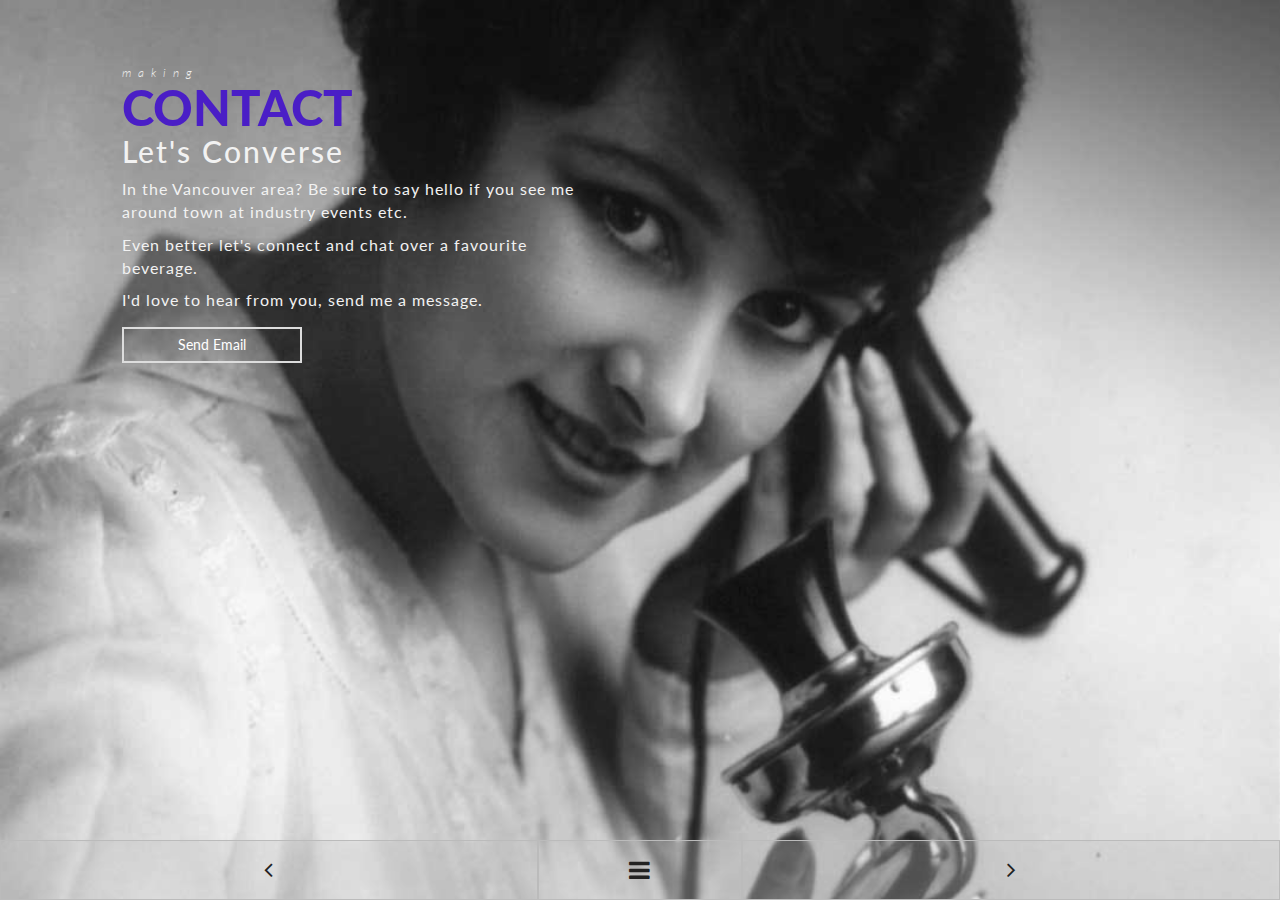
<file: contact-mike.html>
<!DOCTYPE html>
<html lang="en">
<head>
  <meta charset="utf-8">
  <meta http-equiv="X-UA-Compatible" content="IE=edge">
  <meta name="viewport" content="width=device-width, initial-scale=1.0">
  <meta name="description" content="Mike Priebe, Vancouver Graphic Design, UI Design, and Front End Web Development.">
  <meta name="author" content="Mike Priebe">
  <!-- <link rel="shortcut icon" href="ico/favicon-design.png"> -->
  <link rel="icon" type="image/png" href="ico/favicon-design.ico">

  <title>Mike Priebe Design, Contact Mike</title>

  <!-- Bootstrap -->

    <!-- Favicon -->
    <link rel="shortcut icon" href="images/favicon.ico" type="image/x-icon">
    <link rel="icon" href="/images/favicon.ico" type="image/x-icon">
    <!-- Fonts -->
    <link href='http://fonts.googleapis.com/css?family=Lato:100,300,400,900,300italic' rel='stylesheet' type='text/css'>
    <!-- Latest compiled and minified CSS -->
    <!-- <link rel="stylesheet" href="//maxcdn.bootstrapcdn.com/bootstrap/3.2.0/css/bootstrap.min.css"> -->
    <!-- Custom Stylesheet -->
    <link href="css/bootstrap.min.css" rel="stylesheet">
    <link href="css/contact-mike.css" rel="stylesheet">
    <!-- <link rel="stylesheet" media="screen" href="http://openfontlibrary.org/face/osp-din" rel="stylesheet" type="text/css"/> -->
    <!-- Icons -->
    <link href="//maxcdn.bootstrapcdn.com/font-awesome/4.1.0/css/font-awesome.min.css" rel="stylesheet">

    <!-- IE10 viewport hack for Surface/desktop Windows 8 bug -->
    <script src="js/ie10-viewport-bug-workaround.js"></script>

    <!-- HTML5 Shim and Respond.js IE8 support of HTML5 elements and media queries -->
    <!-- WARNING: Respond.js doesn't work if you view the page via file:// -->
    <!--[if lt IE 9]>
      <script src="https://oss.maxcdn.com/html5shiv/3.7.2/html5shiv.min.js"></script>
      <script src="https://oss.maxcdn.com/respond/1.4.2/respond.min.js"></script>
    <![endif]-->
</head>

<body>
  <div class="container-fluid">
    <div class="row">
        <div class="col-md-6 col-md-offset-1 hero-banner">
          <p class="p-italic">making</p>
          <h1>Contact</h1>
          <h2>Let&#39;s Converse</h2>
          <p class="p-max-width">In the Vancouver area? Be sure to say hello if you see me around town at industry events etc.</p>
          <p class="p-max-width"> Even better let's connect and chat over a favourite beverage.</p>
          <p class="p-max-width">I'd love to hear from you, send me a message.</p>
          <a href="&#109;&#97;&#105;&#108;&#116;&#111;:&#x6D;&#x70;&#x40;&#109;&#105;&#x6B;&#101;&#x70;&#x72;&#x69;&#101;&#98;&#x65;&#x2E;&#99;&#x61;" title="Send Mike Priebe Design a Message" class="btn btn-primary"><!-- <i class="fa fa-envelope fa-lg contact-text-color"></i> --> Send Email</a>
          

        </div><!--/.col-md-10 -->
      </div><!--/.row -->
  </div><!--/.container-fluid -->
  

<!-- Sticky Footer -->

  <div class="footer">

      <div class="footer-navigation navigation-left-side">
        <a class="btn-lg btn-default btn-block footer-button" href="design-portfolio.html" role="button"><i class="fa fa-angle-left fa-lg"></i></a>
        <!-- <button type="button" class="btn-lg btn-default btn-block footer-button"><i class="fa fa-angle-left fa-lg"></i></button> -->
      </div>
      <div class="footer-navigation navigation-menu">
        <!-- <button type="button" class="btn-lg btn-default btn-block footer-button"><i class="fa fa-bars fa-lg"></i></button> -->


        <!-- Button trigger modal -->
        <button class="btn-lg btn-default btn-block footer-button" data-toggle="modal" data-target="#menuTOC"><i class="fa fa-bars fa-lg"></i></button>

        <!-- Modal -->
        <div class="modal fade" id="menuTOC" tabindex="-1" role="dialog" aria-labelledby="menuTOCLabel" aria-hidden="true">
          <div class="modal-dialog">
            <div class="modal-content">
              <div class="modal-header">
                <button type="button" class="close" data-dismiss="modal"><span aria-hidden="true">&times;</span><span class="sr-only">Close</span></button>
                <h4 class="modal-title" id="menuTOCLabel">mp design table of contents</h4>
              </div>
              <div class="modal-body">
                <ul>
                  <li><a href="index.html">mp design</a></li>
                  <li><a href="introducing-mike-priebe.html">Introducing</a></li>
                  <li><a href="design-and-development.html">Design and Development</a></li>
                  <li><a href="design-philosophy.html">Design Philosophy</a></li>
                  <li><a href="design-process.html">Design Process</a></li>
                  <li><a href="strong-character.html">Strong Character</a></li>
                  <li><a href="design-portfolio.html">Design Portfolio</a></li>
                  <li><a href="contact-mike.html">Contact Mike</a></li>
                  <li><a href="thank-you.html">Thank You</a></li>
                </ul>
              </div>
              <div class="modal-footer">
                <button type="button" class="btn btn-default" data-dismiss="modal">Close</button>
              </div>
            </div><!-- /.modal-content -->
          </div><!-- /.modal-dialog -->
        </div><!-- /.modal -->



      </div>
      <div class="footer-navigation navigation-right-side">
        <a class="btn-lg btn-default btn-block footer-button" href="thank-you.html" role="button"><i class="fa fa-angle-right fa-lg"></i></a>
        <!-- <button type="button" class="btn-lg btn-default btn-block footer-button"><i class="fa fa-angle-right fa-lg"></i></button> -->
      </div>

  </div><!--/.footer -->


  <!-- /////////////// End Page Content /////////////// -->



  <!-- JavaScript
  ================================================== -->

  <script src="https://code.jquery.com/jquery-1.10.2.min.js"></script>
  <script src="js/bootstrap.min.js"></script>

  <!--Google Analytics-->
  <script type="text/javascript">

    var _gaq = _gaq || [];
    _gaq.push(['_setAccount', 'UA-25236613-1']);
    _gaq.push(['_setDomainName', 'mikepriebe.ca']);
    _gaq.push(['_trackPageview']);

    (function() {
      var ga = document.createElement('script'); ga.type = 'text/javascript'; ga.async = true;
      ga.src = ('https:' == document.location.protocol ? 'https://ssl' : 'http://www') + '.google-analytics.com/ga.js';
      var s = document.getElementsByTagName('script')[0]; s.parentNode.insertBefore(ga, s);
    })();

  </script>


</body>
</html>
</file>
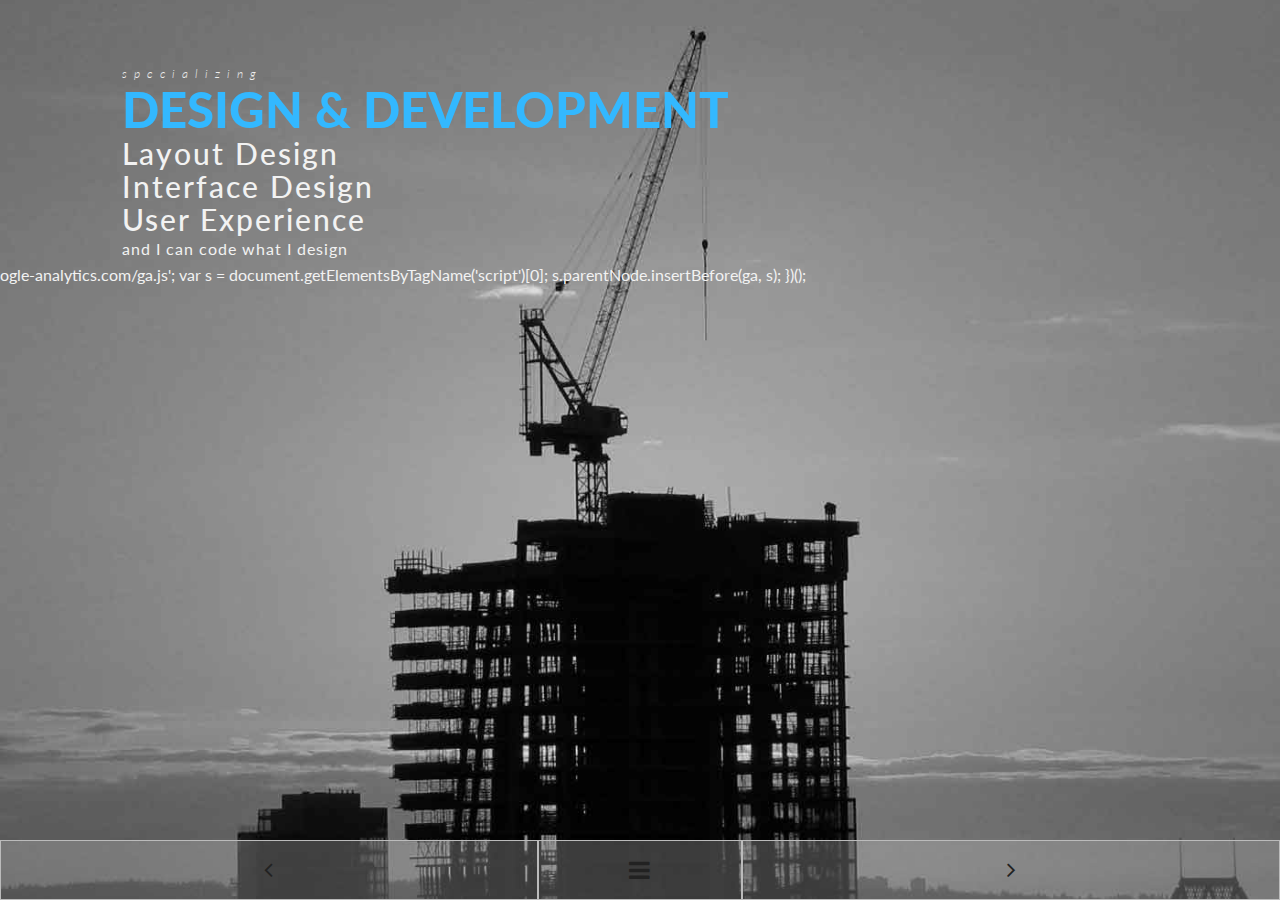
<file: design-and-development.html>
<!DOCTYPE html>
<html lang="en">
<head>
  <meta charset="utf-8">
  <meta http-equiv="X-UA-Compatible" content="IE=edge">
  <meta name="viewport" content="width=device-width, initial-scale=1.0">
  <meta name="description" content="Mike Priebe, Vancouver Graphic Design, UI Design, and Front End Web Development.">
  <meta name="author" content="Mike Priebe">
  <!-- <link rel="shortcut icon" href="ico/favicon-design.png"> -->
  <link rel="icon" type="image/png" href="ico/favicon-design.ico">

  <title>Mike Priebe Design, Design and Development</title>

  <!-- Bootstrap -->

    <!-- Favicon -->
    <link rel="shortcut icon" href="images/favicon.ico" type="image/x-icon">
    <link rel="icon" href="/images/favicon.ico" type="image/x-icon">
    <!-- Fonts -->
    <link href='http://fonts.googleapis.com/css?family=Lato:100,300,400,900,300italic' rel='stylesheet' type='text/css'>
    <!-- Latest compiled and minified CSS -->
    <!-- <link rel="stylesheet" href="//maxcdn.bootstrapcdn.com/bootstrap/3.2.0/css/bootstrap.min.css"> -->
    <!-- Custom Stylesheet -->
    <link href="css/bootstrap.min.css" rel="stylesheet">
    <link href="css/design-development.css" rel="stylesheet">
    <!-- <link rel="stylesheet" media="screen" href="http://openfontlibrary.org/face/osp-din" rel="stylesheet" type="text/css"/> -->
    <!-- Icons -->
    <link href="//maxcdn.bootstrapcdn.com/font-awesome/4.1.0/css/font-awesome.min.css" rel="stylesheet">

    <!-- IE10 viewport hack for Surface/desktop Windows 8 bug -->
    <script src="js/ie10-viewport-bug-workaround.js"></script>

    <!-- HTML5 Shim and Respond.js IE8 support of HTML5 elements and media queries -->
    <!-- WARNING: Respond.js doesn't work if you view the page via file:// -->
    <!--[if lt IE 9]>
      <script src="https://oss.maxcdn.com/html5shiv/3.7.2/html5shiv.min.js"></script>
      <script src="https://oss.maxcdn.com/respond/1.4.2/respond.min.js"></script>
    <![endif]-->
</head>

<body>
  <div class="container-fluid">
    <div class="row">
        <div class="col-md-10 col-md-offset-1 hero-banner">
          <p class="p-italic">specializing</p>
          <h1>Design &amp; Development</h1>
          <h2>Layout Design</h2>
          <h2>Interface Design</h2>
          <h2>User Experience</h2>
          <p>and I can code what I design</p>
        </div><!--/.col-md-10 -->
      </div><!--/.row -->
  </div><!--/.container-fluid -->
  

<!-- Sticky Footer -->

  <div class="footer">

      <div class="footer-navigation navigation-left-side">
        <a class="btn-lg btn-default btn-block footer-button" href="introducing-mike-priebe.html" role="button"><i class="fa fa-angle-left fa-lg"></i></a>
        <!-- <button type="button" class="btn-lg btn-default btn-block footer-button"><i class="fa fa-angle-left fa-lg"></i></button> -->
      </div>
      <div class="footer-navigation navigation-menu">
        <!-- <button type="button" class="btn-lg btn-default btn-block footer-button"><i class="fa fa-bars fa-lg"></i></button> -->


        <!-- Button trigger modal -->
        <button class="btn-lg btn-default btn-block footer-button" data-toggle="modal" data-target="#menuTOC"><i class="fa fa-bars fa-lg"></i></button>

        <!-- Modal -->
        <div class="modal fade" id="menuTOC" tabindex="-1" role="dialog" aria-labelledby="menuTOCLabel" aria-hidden="true">
          <div class="modal-dialog">
            <div class="modal-content">
              <div class="modal-header">
                <button type="button" class="close" data-dismiss="modal"><span aria-hidden="true">&times;</span><span class="sr-only">Close</span></button>
                <h4 class="modal-title" id="menuTOCLabel">mp design table of contents</h4>
              </div>
              <div class="modal-body">
                <ul>
                  <li><a href="index.html">mp design</a></li>
                  <li><a href="introducing-mike-priebe.html">Introducing</a></li>
                  <li><a href="design-and-development.html">Design and Development</a></li>
                  <li><a href="design-philosophy.html">Design Philosophy</a></li>
                  <li><a href="design-process.html">Design Process</a></li>
                  <li><a href="strong-character.html">Strong Character</a></li>
                  <li><a href="design-portfolio.html">Design Portfolio</a></li>
                  <li><a href="contact-mike.html">Contact Mike</a></li>
                  <li><a href="thank-you.html">Thank You</a></li>
                </ul>
              </div>
              <div class="modal-footer">
                <button type="button" class="btn btn-default" data-dismiss="modal">Close</button>
              </div>
            </div><!-- /.modal-content -->
          </div><!-- /.modal-dialog -->
        </div><!-- /.modal -->



      </div>
      <div class="footer-navigation navigation-right-side">
        <a class="btn-lg btn-default btn-block footer-button" href="design-philosophy.html" role="button"><i class="fa fa-angle-right fa-lg"></i></a>
        <!-- <button type="button" class="btn-lg btn-default btn-block footer-button"><i class="fa fa-angle-right fa-lg"></i></button> -->
      </div>

  </div><!--/.footer -->


  <!-- /////////////// End Page Content /////////////// -->



  <!-- JavaScript
  ================================================== -->

  <script src="https://code.jquery.com/jquery-1.10.2.min.js"></script>
  <script src="js/bootstrap.min.js"></script>

  <!--Google Analytics-->
  <script type="text/javascript">

    var _gaq = _gaq || [];
    _gaq.push(['_setAccount', 'UA-25236613-1']);
    _gaq.push(['_setDomainName', 'mikepriebe.ca']);
    _gaq.push(['_trackPageview']);

    (function() {
      var ga = document.createElement('script'); ga.type = 'text/javascript'; ga.async = true;
      ga.src = ('https:' == document.location.protocol ? 'https://ssl' : 'http://www') + '.google-analytics.com/ga.js';
      var s = document.getElementsByTagName('script')[0]; s.parentNode.insertBefore(ga, s);
    })();

  </script>


</body>
</html>ogle-analytics.com/ga.js';
      var s = document.getElementsByTagName('script')[0]; s.parentNode.insertBefore(ga, s);
    })();

  </script>

  <script src="https://code.jquery.com/jquery-1.10.2.min.js"></script>
  <script src="js/bootstrap.min.js"></script>


</body>
</html></html>
</file>
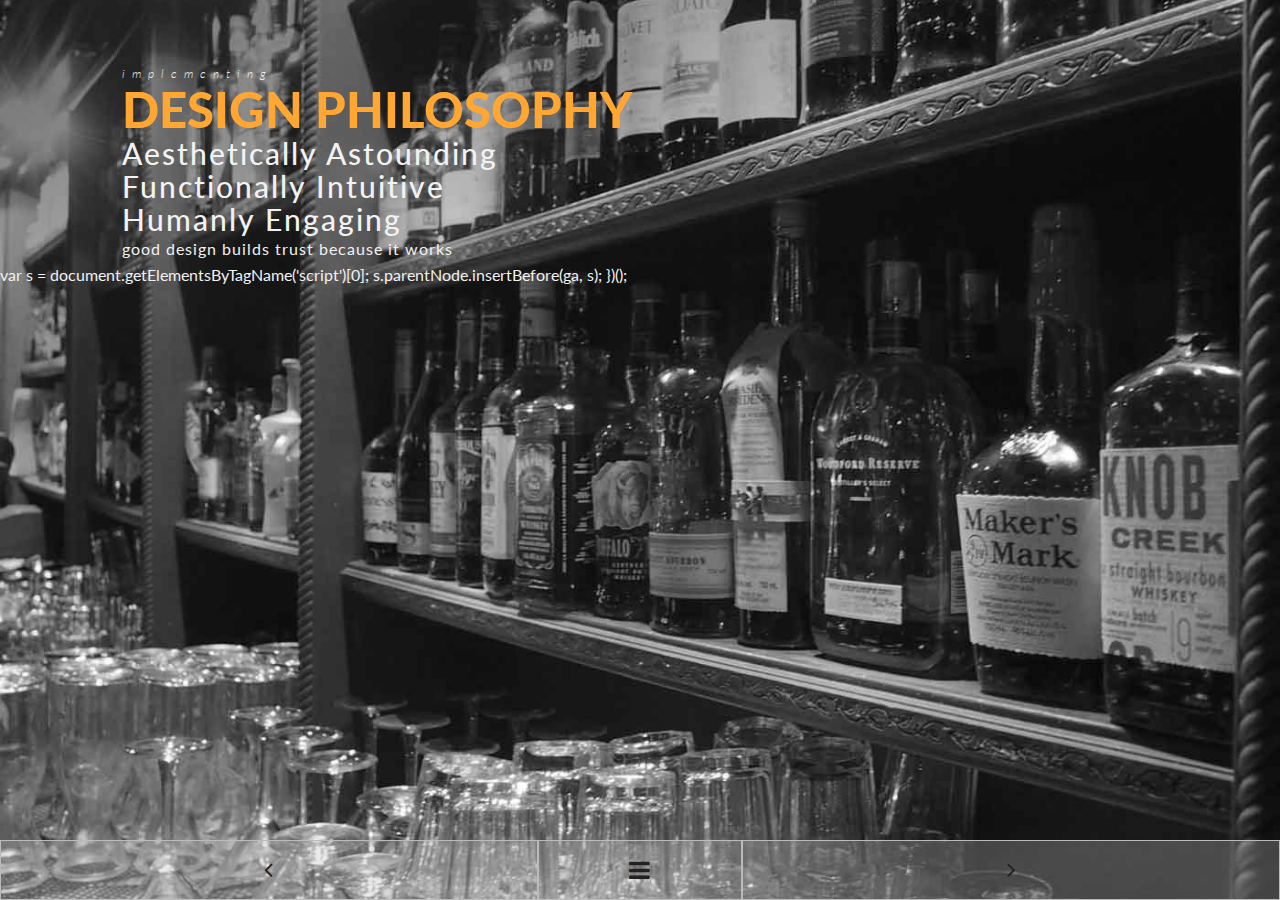
<file: design-philosophy.html>
<!DOCTYPE html>
<html lang="en">
<head>
  <meta charset="utf-8">
  <meta http-equiv="X-UA-Compatible" content="IE=edge">
  <meta name="viewport" content="width=device-width, initial-scale=1.0">
  <meta name="description" content="Mike Priebe, Vancouver Graphic Design, UI Design, and Front End Web Development.">
  <meta name="author" content="Mike Priebe">
  <!-- <link rel="shortcut icon" href="ico/favicon-design.png"> -->
  <link rel="icon" type="image/png" href="ico/favicon-design.ico">

  <title>Mike Priebe Design, Design and Development</title>

  <!-- Bootstrap -->

    <!-- Favicon -->
    <link rel="shortcut icon" href="images/favicon.ico" type="image/x-icon">
    <link rel="icon" href="/images/favicon.ico" type="image/x-icon">
    <!-- Fonts -->
    <link href='http://fonts.googleapis.com/css?family=Lato:100,300,400,900,300italic' rel='stylesheet' type='text/css'>
    <!-- Latest compiled and minified CSS -->
    <!-- <link rel="stylesheet" href="//maxcdn.bootstrapcdn.com/bootstrap/3.2.0/css/bootstrap.min.css"> -->
    <!-- Custom Stylesheet -->
    <link href="css/bootstrap.min.css" rel="stylesheet">
    <link href="css/design-philosophy.css" rel="stylesheet">
    <!-- <link rel="stylesheet" media="screen" href="http://openfontlibrary.org/face/osp-din" rel="stylesheet" type="text/css"/> -->
    <!-- Icons -->
    <link href="//maxcdn.bootstrapcdn.com/font-awesome/4.1.0/css/font-awesome.min.css" rel="stylesheet">

    <!-- IE10 viewport hack for Surface/desktop Windows 8 bug -->
    <script src="js/ie10-viewport-bug-workaround.js"></script>

    <!-- HTML5 Shim and Respond.js IE8 support of HTML5 elements and media queries -->
    <!-- WARNING: Respond.js doesn't work if you view the page via file:// -->
    <!--[if lt IE 9]>
      <script src="https://oss.maxcdn.com/html5shiv/3.7.2/html5shiv.min.js"></script>
      <script src="https://oss.maxcdn.com/respond/1.4.2/respond.min.js"></script>
    <![endif]-->
</head>

<body>
  <div class="container-fluid">
    <div class="row">
        <div class="col-md-10 col-md-offset-1 hero-banner">
          <p class="p-italic">implementing</p>
          <h1>Design Philosophy</h1>
          <h2>Aesthetically Astounding</h2>
          <h2>Functionally Intuitive</h2>
          <h2>Humanly Engaging</h2>
          <p>good design builds trust because it works</p>
        </div><!--/.col-md-10 -->
      </div><!--/.row -->
  </div><!--/.container-fluid -->
  

<!-- Sticky Footer -->

  <div class="footer">

      <div class="footer-navigation navigation-left-side">
        <a class="btn-lg btn-default btn-block footer-button" href="design-and-development.html" role="button"><i class="fa fa-angle-left fa-lg"></i></a>
        <!-- <button type="button" class="btn-lg btn-default btn-block footer-button"><i class="fa fa-angle-left fa-lg"></i></button> -->
      </div>
      <div class="footer-navigation navigation-menu">
        <!-- <button type="button" class="btn-lg btn-default btn-block footer-button"><i class="fa fa-bars fa-lg"></i></button> -->


        <!-- Button trigger modal -->
        <button class="btn-lg btn-default btn-block footer-button" data-toggle="modal" data-target="#menuTOC"><i class="fa fa-bars fa-lg"></i></button>

        <!-- Modal -->
        <div class="modal fade" id="menuTOC" tabindex="-1" role="dialog" aria-labelledby="menuTOCLabel" aria-hidden="true">
          <div class="modal-dialog">
            <div class="modal-content">
              <div class="modal-header">
                <button type="button" class="close" data-dismiss="modal"><span aria-hidden="true">&times;</span><span class="sr-only">Close</span></button>
                <h4 class="modal-title" id="menuTOCLabel">mp design table of contents</h4>
              </div>
              <div class="modal-body">
                <ul>
                  <li><a href="index.html">mp design</a></li>
                  <li><a href="introducing-mike-priebe.html">Introducing</a></li>
                  <li><a href="design-and-development.html">Design and Development</a></li>
                  <li><a href="design-philosophy.html">Design Philosophy</a></li>
                  <li><a href="design-process.html">Design Process</a></li>
                  <li><a href="strong-character.html">Strong Character</a></li>
                  <li><a href="design-portfolio.html">Design Portfolio</a></li>
                  <li><a href="contact-mike.html">Contact Mike</a></li>
                  <li><a href="thank-you.html">Thank You</a></li>
                </ul>
              </div>
              <div class="modal-footer">
                <button type="button" class="btn btn-default" data-dismiss="modal">Close</button>
              </div>
            </div><!-- /.modal-content -->
          </div><!-- /.modal-dialog -->
        </div><!-- /.modal -->



      </div>
      <div class="footer-navigation navigation-right-side">
        <a class="btn-lg btn-default btn-block footer-button" href="design-process.html" role="button"><i class="fa fa-angle-right fa-lg"></i></a>
        <!-- <button type="button" class="btn-lg btn-default btn-block footer-button"><i class="fa fa-angle-right fa-lg"></i></button> -->
      </div>

  </div><!--/.footer -->

  <!-- /////////////// End Page Content /////////////// -->



  <!-- JavaScript
  ================================================== -->

  <script src="https://code.jquery.com/jquery-1.10.2.min.js"></script>
  <script src="js/bootstrap.min.js"></script>

  <!--Google Analytics-->
  <script type="text/javascript">

    var _gaq = _gaq || [];
    _gaq.push(['_setAccount', 'UA-25236613-1']);
    _gaq.push(['_setDomainName', 'mikepriebe.ca']);
    _gaq.push(['_trackPageview']);

    (function() {
      var ga = document.createElement('script'); ga.type = 'text/javascript'; ga.async = true;
      ga.src = ('https:' == document.location.protocol ? 'https://ssl' : 'http://www') + '.google-analytics.com/ga.js';
      var s = document.getElementsByTagName('script')[0]; s.parentNode.insertBefore(ga, s);
    })();

  </script>


</body>
</html> var s = document.getElementsByTagName('script')[0]; s.parentNode.insertBefore(ga, s);
    })();

  </script>

  <script src="https://code.jquery.com/jquery-1.10.2.min.js"></script>
  <script src="js/bootstrap.min.js"></script>


</body>
</html>
</file>
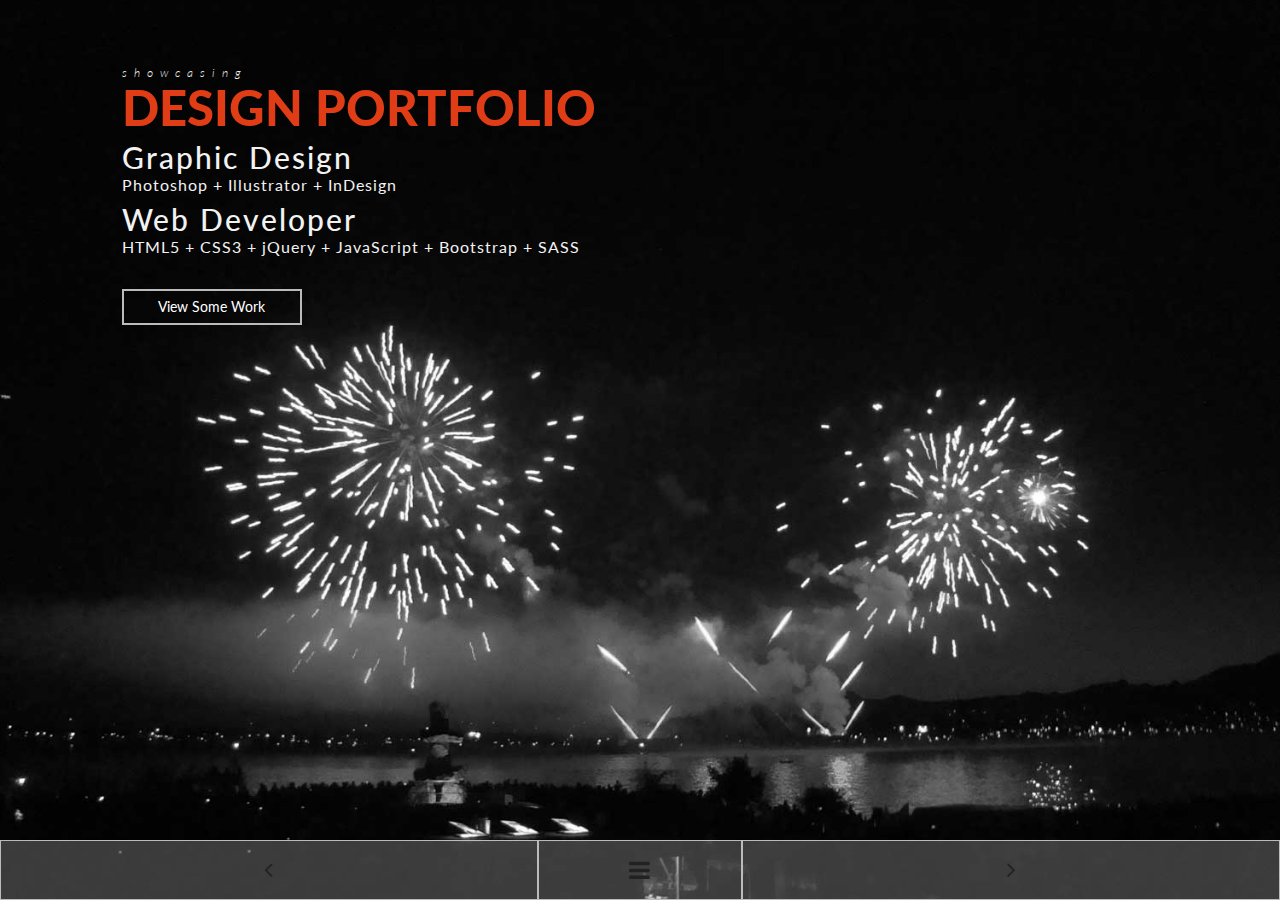
<file: design-portfolio.html>
<!DOCTYPE html>
<html lang="en">
<head>
  <meta charset="utf-8">
  <meta http-equiv="X-UA-Compatible" content="IE=edge">
  <meta name="viewport" content="width=device-width, initial-scale=1.0">
  <meta name="description" content="Mike Priebe, Vancouver Graphic Design, UI Design, and Front End Web Development.">
  <meta name="author" content="Mike Priebe">
  <!-- <link rel="shortcut icon" href="ico/favicon-design.png"> -->
  <link rel="icon" type="image/png" href="ico/favicon-design.ico">

  <title>Mike Priebe Design, Design and Development</title>

  <!-- Bootstrap -->

    <!-- Favicon -->
    <link rel="shortcut icon" href="images/favicon.ico" type="image/x-icon">
    <link rel="icon" href="/images/favicon.ico" type="image/x-icon">
    <!-- Fonts -->
    <link href='http://fonts.googleapis.com/css?family=Lato:100,300,400,900,300italic' rel='stylesheet' type='text/css'>
    <!-- Latest compiled and minified CSS -->
    <!-- <link rel="stylesheet" href="//maxcdn.bootstrapcdn.com/bootstrap/3.2.0/css/bootstrap.min.css"> -->
    <!-- Custom Stylesheet -->
    <link href="css/bootstrap.min.css" rel="stylesheet">
    <link href="css/design-portfolio.css" rel="stylesheet">
    <link href="css/ekko-lightbox.css" rel="stylesheet">
    <!-- <link rel="stylesheet" media="screen" href="http://openfontlibrary.org/face/osp-din" rel="stylesheet" type="text/css"/> -->
    <!-- Icons -->
    <link href="//maxcdn.bootstrapcdn.com/font-awesome/4.1.0/css/font-awesome.min.css" rel="stylesheet">

    <!-- IE10 viewport hack for Surface/desktop Windows 8 bug -->
    <script src="js/ie10-viewport-bug-workaround.js"></script>

    <!-- HTML5 Shim and Respond.js IE8 support of HTML5 elements and media queries -->
    <!-- WARNING: Respond.js doesn't work if you view the page via file:// -->
    <!--[if lt IE 9]>
      <script src="https://oss.maxcdn.com/html5shiv/3.7.2/html5shiv.min.js"></script>
      <script src="https://oss.maxcdn.com/respond/1.4.2/respond.min.js"></script>
    <![endif]-->
</head>

<body>
  <div class="container-fluid">
    <div class="row">
        <div class="col-md-10 col-md-offset-1 hero-banner">
          <p class="p-italic">showcasing</p>
          <h1>Design Portfolio</h1>
          <h2>Graphic Design</h2>
          <p>Photoshop &#43; Illustrator &#43; InDesign</p>
          <h2>Web Developer</h2>
          <p>HTML5 &#43; CSS3 &#43; jQuery &#43; JavaScript &#43; Bootstrap &#43; SASS</p>
        </div><!--/.col-md-10 -->
      </div><!--/.row -->

        <div class="row">
          <div class="col-md-10 col-md-offset-1">




          <a href="http://distilleryimage6.ak.instagram.com/ba70b8e8030011e3a31b22000a1fbb63_7.jpg" data-toggle="lightbox" data-gallery="multiimages" data-title="People walking down stairs" class="btn btn-primary"><!-- <i class="fa fa-eye fa-lg"></i>  -->View Some Work
                    
                </a>
                <a href="http://distilleryimage3.ak.instagram.com/f0c3343c046511e393b222000aa8011b_7.jpg" data-toggle="lightbox" data-gallery="multiimages" data-title="Man getting wet">
                    
                </a>
                <a href="http://distilleryimage5.ak.instagram.com/59e9419c05d111e3896922000a1fbe1a_7.jpg" data-toggle="lightbox" data-gallery="multiimages" data-title="Someone lost their dress">
                    
                </a>
                <a href="http://distilleryimage2.ak.instagram.com/e3493b0a045411e3a4fb22000a1f97ec_7.jpg" data-toggle="lightbox" data-gallery="multiimages" data-footer="Big ass waterfall- using footer instead of title">
                   
                </a>
                <a href="http://distilleryimage10.ak.instagram.com/85c5d0e4039411e3bd9b22000aa82186_7.jpg" data-toggle="lightbox" data-gallery="multiimages" data-title="Cool bottle" data-footer="Now fill it with whiskey">
                    
                </a>
                <a href="http://distilleryimage3.ak.instagram.com/aa7088e6048c11e3a32722000aa800c4_7.jpg" data-toggle="lightbox">
                    
                </a>

          


            </div><!--/.col-md-10 -->
          </div><!--/.row -->      
      </div><!--/.container-fluid -->

          


          <!-- <button class="btn btn-primary" data-toggle="modal" data-target=".bs-example-modal-lg">View Some Work</button>

          <div class="modal fade bs-example-modal-lg" tabindex="-1" role="dialog" aria-labelledby="myLargeModalLabel" aria-hidden="true">
            <div class="modal-dialog modal-lg">
              <div class="modal-content">
                ...
              </div>
            </div>
          </div> -->

  

<!-- Sticky Footer -->

  <div class="footer">

      <div class="footer-navigation navigation-left-side">
        <a class="btn-lg btn-default btn-block footer-button" href="strong-character.html" role="button"><i class="fa fa-angle-left fa-lg"></i></a>
        <!-- <button type="button" class="btn-lg btn-default btn-block footer-button"><i class="fa fa-angle-left fa-lg"></i></button> -->
      </div>
      <div class="footer-navigation navigation-menu">
        <!-- <button type="button" class="btn-lg btn-default btn-block footer-button"><i class="fa fa-bars fa-lg"></i></button> -->


        <!-- Button trigger modal -->
        <button class="btn-lg btn-default btn-block footer-button" data-toggle="modal" data-target="#menuTOC"><i class="fa fa-bars fa-lg"></i></button>

        <!-- Modal -->
        <div class="modal fade" id="menuTOC" tabindex="-1" role="dialog" aria-labelledby="menuTOCLabel" aria-hidden="true">
          <div class="modal-dialog">
            <div class="modal-content">
              <div class="modal-header">
                <button type="button" class="close" data-dismiss="modal"><span aria-hidden="true">&times;</span><span class="sr-only">Close</span></button>
                <h4 class="modal-title" id="menuTOCLabel">mp design table of contents</h4>
              </div>
              <div class="modal-body">
                <ul>
                  <li><a href="index.html">mp design</a></li>
                  <li><a href="introducing-mike-priebe.html">Introducing</a></li>
                  <li><a href="design-and-development.html">Design and Development</a></li>
                  <li><a href="design-philosophy.html">Design Philosophy</a></li>
                  <li><a href="design-process.html">Design Process</a></li>
                  <li><a href="strong-character.html">Strong Character</a></li>
                  <li><a href="design-portfolio.html">Design Portfolio</a></li>
                  <li><a href="contact-mike.html">Contact Mike</a></li>
                  <li><a href="thank-you.html">Thank You</a></li>
                </ul>
              </div>
              <div class="modal-footer">
                <button type="button" class="btn btn-default" data-dismiss="modal">Close</button>
              </div>
            </div><!-- /.modal-content -->
          </div><!-- /.modal-dialog -->
        </div><!-- /.modal -->



      </div>
      <div class="footer-navigation navigation-right-side">
        <a class="btn-lg btn-default btn-block footer-button" href="contact-mike.html" role="button"><i class="fa fa-angle-right fa-lg"></i></a>
        <!-- <button type="button" class="btn-lg btn-default btn-block footer-button"><i class="fa fa-angle-right fa-lg"></i></button> -->
      </div>

  </div><!--/.footer -->

  <!-- /////////////// End Page Content /////////////// -->



  <!-- JavaScript
  ================================================== -->

  <script src="https://code.jquery.com/jquery-1.10.2.min.js"></script>
  <script src="js/bootstrap.min.js"></script>

 <!--  LIGHTBOX -->
  <script src="//rawgithub.com/ashleydw/lightbox/master/dist/ekko-lightbox.js"></script>
  <!-- the above remote js file link also exists locally via the file link below if the remote link is ever broken -->
  <!-- <script src="js/ekko-lightbox.js"></script> -->
  <script type="text/javascript">
        $(document).ready(function ($) {

            // delegate calls to data-toggle="lightbox"
            $(document).delegate('*[data-toggle="lightbox"]', 'click', function(event) {
                event.preventDefault();
                return $(this).ekkoLightbox({
                    onShown: function() {
                        if (window.console) {
                            return console.log('Checking our the events huh?');
                        }
                    }
                });
            });

            //Programatically call
            $('#open-image').click(function (e) {
                e.preventDefault();
                $(this).ekkoLightbox();
            });
            $('#open-youtube').click(function (e) {
                e.preventDefault();
                $(this).ekkoLightbox();
            });
        });
    </script>
  

  <!--Google Analytics-->
  <script type="text/javascript">

    var _gaq = _gaq || [];
    _gaq.push(['_setAccount', 'UA-25236613-1']);
    _gaq.push(['_setDomainName', 'mikepriebe.ca']);
    _gaq.push(['_trackPageview']);

    (function() {
      var ga = document.createElement('script'); ga.type = 'text/javascript'; ga.async = true;
      ga.src = ('https:' == document.location.protocol ? 'https://ssl' : 'http://www') + '.google-analytics.com/ga.js';
      var s = document.getElementsByTagName('script')[0]; s.parentNode.insertBefore(ga, s);
    })();

  </script>


</body>
</html>
</file>
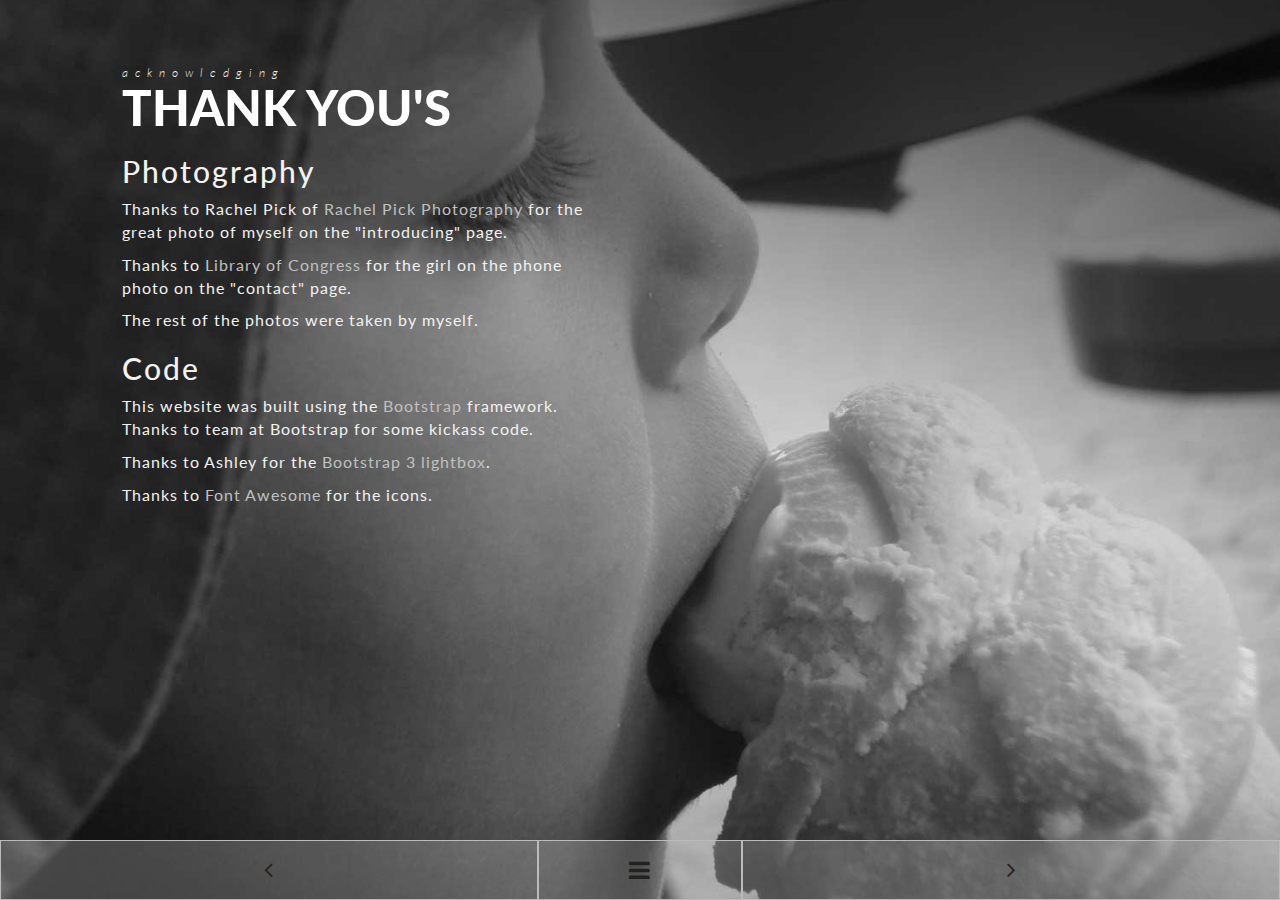
<file: thank-you.html>
<!DOCTYPE html>
<html lang="en">
<head>
  <meta charset="utf-8">
  <meta http-equiv="X-UA-Compatible" content="IE=edge">
  <meta name="viewport" content="width=device-width, initial-scale=1.0">
  <meta name="description" content="Mike Priebe, Vancouver Graphic Design, UI Design, and Front End Web Development.">
  <meta name="author" content="Mike Priebe">
  <!-- <link rel="shortcut icon" href="ico/favicon-design.png"> -->
  <link rel="icon" type="image/png" href="ico/favicon-design.ico">

  <title>Mike Priebe Design, Thank You's</title>

  <!-- Bootstrap -->

    <!-- Favicon -->
    <link rel="shortcut icon" href="images/favicon.ico" type="image/x-icon">
    <link rel="icon" href="/images/favicon.ico" type="image/x-icon">
    <!-- Fonts -->
    <link href='http://fonts.googleapis.com/css?family=Lato:100,300,400,900,300italic' rel='stylesheet' type='text/css'>
    <!-- Latest compiled and minified CSS -->
    <!-- <link rel="stylesheet" href="//maxcdn.bootstrapcdn.com/bootstrap/3.2.0/css/bootstrap.min.css"> -->
    <!-- Custom Stylesheet -->
    <link href="css/bootstrap.min.css" rel="stylesheet">
    <link href="css/thank-you.css" rel="stylesheet">
    <!-- <link rel="stylesheet" media="screen" href="http://openfontlibrary.org/face/osp-din" rel="stylesheet" type="text/css"/> -->
    <!-- Icons -->
    <link href="//maxcdn.bootstrapcdn.com/font-awesome/4.1.0/css/font-awesome.min.css" rel="stylesheet">

    <!-- IE10 viewport hack for Surface/desktop Windows 8 bug -->
    <script src="js/ie10-viewport-bug-workaround.js"></script>

    <!-- HTML5 Shim and Respond.js IE8 support of HTML5 elements and media queries -->
    <!-- WARNING: Respond.js doesn't work if you view the page via file:// -->
    <!--[if lt IE 9]>
      <script src="https://oss.maxcdn.com/html5shiv/3.7.2/html5shiv.min.js"></script>
      <script src="https://oss.maxcdn.com/respond/1.4.2/respond.min.js"></script>
    <![endif]-->
</head>

<body>
  <div class="container-fluid">
    <div class="row">
        <div class="col-md-10 col-md-offset-1 hero-banner">
          <p class="p-italic">acknowledging</p>
          <h1>Thank You&#39;s</h1>
          <h2>Photography</h2>
          <p class="p-max-width">Thanks to Rachel Pick of <a href="http://rachelpickphotographyblog.com/" title="Rachel Pick Photography">Rachel Pick Photography</a> for the great photo of myself on the "introducing" page.</p>
          <p class="p-max-width">Thanks to <a href="http://www.loc.gov/pictures/" title="Library of Congress">Library of Congress</a> for the girl on the phone photo on the "contact" page.</p>
          <p class="p-max-width">The rest of the photos were taken by myself.</p>
          <h2>Code</h2>
          <p class="p-max-width">This website was built using the <a href="http://getbootstrap.com/" title="Bootstrap">Bootstrap</a> framework. Thanks to team at Bootstrap for some kickass code.</p>
          <p class="p-max-width">Thanks to Ashley for the <a href="http://ashleydw.github.io/lightbox/" title="Bootstrap 3 Lightbox">Bootstrap 3 lightbox</a>.</p>
          <p class="p-max-width">Thanks to <a href="http://fortawesome.github.io/Font-Awesome/" title="Font Awesome">Font Awesome</a> for the icons.</p>
        </div><!--/.col-md-10 -->
      </div><!--/.row -->
  </div><!--/.container-fluid -->
  

<!-- Sticky Footer -->

  <div class="footer">

      <div class="footer-navigation navigation-left-side">
        <a class="btn-lg btn-default btn-block footer-button" href="contact-mike.html" role="button"><i class="fa fa-angle-left fa-lg"></i></a>
        <!-- <button type="button" class="btn-lg btn-default btn-block footer-button"><i class="fa fa-angle-left fa-lg"></i></button> -->
      </div>
      <div class="footer-navigation navigation-menu">
        <!-- <button type="button" class="btn-lg btn-default btn-block footer-button"><i class="fa fa-bars fa-lg"></i></button> -->


        <!-- Button trigger modal -->
        <button class="btn-lg btn-default btn-block footer-button" data-toggle="modal" data-target="#menuTOC"><i class="fa fa-bars fa-lg"></i></button>

        <!-- Modal -->
        <div class="modal fade" id="menuTOC" tabindex="-1" role="dialog" aria-labelledby="menuTOCLabel" aria-hidden="true">
          <div class="modal-dialog">
            <div class="modal-content">
              <div class="modal-header">
                <button type="button" class="close" data-dismiss="modal"><span aria-hidden="true">&times;</span><span class="sr-only">Close</span></button>
                <h4 class="modal-title" id="menuTOCLabel">mp design table of contents</h4>
              </div>
              <div class="modal-body">
                <ul>
                  <li><a href="index.html">mp design</a></li>
                  <li><a href="introducing-mike-priebe.html">Introducing</a></li>
                  <li><a href="design-and-development.html">Design and Development</a></li>
                  <li><a href="design-philosophy.html">Design Philosophy</a></li>
                  <li><a href="design-process.html">Design Process</a></li>
                  <li><a href="strong-character.html">Strong Character</a></li>
                  <li><a href="design-portfolio.html">Design Portfolio</a></li>
                  <li><a href="contact-mike.html">Contact Mike</a></li>
                  <li><a href="thank-you.html">Thank You</a></li>
                </ul>
              </div>
              <div class="modal-footer">
                <button type="button" class="btn btn-default" data-dismiss="modal">Close</button>
              </div>
            </div><!-- /.modal-content -->
          </div><!-- /.modal-dialog -->
        </div><!-- /.modal -->



      </div>
      <div class="footer-navigation navigation-right-side">
        <a class="btn-lg btn-default btn-block footer-button" href="index.html" role="button"><i class="fa fa-angle-right fa-lg"></i></a>
        <!-- <button type="button" class="btn-lg btn-default btn-block footer-button"><i class="fa fa-angle-right fa-lg"></i></button> -->
      </div>

  </div><!--/.footer -->


  <!-- /////////////// End Page Content /////////////// -->



  <!-- JavaScript
  ================================================== -->

  <script src="https://code.jquery.com/jquery-1.10.2.min.js"></script>
  <script src="js/bootstrap.min.js"></script>

  <!--Google Analytics-->
  <script type="text/javascript">

    var _gaq = _gaq || [];
    _gaq.push(['_setAccount', 'UA-25236613-1']);
    _gaq.push(['_setDomainName', 'mikepriebe.ca']);
    _gaq.push(['_trackPageview']);

    (function() {
      var ga = document.createElement('script'); ga.type = 'text/javascript'; ga.async = true;
      ga.src = ('https:' == document.location.protocol ? 'https://ssl' : 'http://www') + '.google-analytics.com/ga.js';
      var s = document.getElementsByTagName('script')[0]; s.parentNode.insertBefore(ga, s);
    })();

  </script>


</body>
</html>
</file>
<file: css/contact-mike.css>
/**
 * Primary styles
 *
 * Author: Mike Priebe, with thanks to Bootstrap
 */

html {
  position: relative;
  min-height: 100%;
}
body {
  background: #F2F2F2;
  background: url(../images/contact-mike.jpg) no-repeat center center fixed;
  -webkit-background-size: cover;
  -moz-background-size: cover;
  -o-background-size: cover;
  background-size: cover;
  color: #F2F2F2;
  margin-bottom: 60px; /* Margin bottom by footer height */
  min-width: 100%;
  font-family: 'Lato', sans-serif;
  font-weight: normal;
  font-size: 16px;
  /*line-height: 1.6;*/
  /*padding-top: 50px;*/ /*to offset for sticky nav*/
}
a {
  color: #C0C0C0;
}
a:hover {
  /*color: #919191;*/
  color: #4A1EC6;
}
h1, .h1 {
  color: #4A1EC6;
  font-size: 49px;
  font-weight: 900;
  margin: 0;
  text-transform: uppercase;
}
h2, .h2 {
  letter-spacing: 2px;
  margin: 0;
}


/********** CSS3 ANIMATIONS **********/



/********** CONTENT **********/

.hero-banner {
  margin-top: 5%;
}
p {
  letter-spacing: 1px;
  margin: 0;
}
.p-italic {
  font-size: 12px;
  font-weight: 300;
  font-style: italic;
  letter-spacing: 7px;
  color: #eee;
}
.p-max-width {
  margin-top: 10px;
  max-width: 480px;
}
/*.p-contact a {
  color: #F2F2F2;
}
.p-contact a:hover {
  color: #4A1EC6;
}*/


/********** BUTTON **********/

.btn-primary {
  background-color: transparent;
  /*border-color: #E03D17;*/
  border-radius: 0;
  border-style: none;
  border: 2px solid #ddd;
  margin-top: 15px;
  min-width: 180px;
}
.btn-primary:hover, .btn-primary:focus, .btn-primary:active, .btn-primary.active, .open>.dropdown-toggle.btn-primary {
  background-color: rgba(192, 192, 192, .3);
  border: 2px solid #4A1EC6;
  color: #4A1EC6;
  outline-color: #4A1EC6;
}



/********** FOOTER **********/

.footer {
  position: absolute;
  bottom: 0;
  width: 100%;
  height: 60px; /* Set the fixed height of the footer here */
  background-color: rgba(192, 192, 192, .3);
  color: #222;
}
.footer-navigation {
  display: inline-block;
  height: 60px;
}
.navigation-left-side {
  float: left;
  width: 42%;
  text-align: center;
}
.navigation-menu {
  float: left;
  width: 16%;
}
.navigation-right-side {
  float: right;
  width: 42%;
  text-align: center;
}
.footer-button {
  color: inherit;
  background-color: transparent;
  height: 100%;
  border-radius: 0;
  border-style: none;
  border: 1px solid #bbb;
}
.btn-lg, .btn-group-lg>.btn {
  padding: 16px;
}


/********** BROWSER FIXES **********/

::-moz-selection{
  background:#E05317;
  color:#F1F1F1;
  text-shadow: none;
}
::selection {
  background:#E05317;
  color:#F1F1F1;
  text-shadow: none;
}
/* Firefox will add, for accessibility purposes, a small dotted border on a focused button, override native style below */
button::-moz-focus-inner {
  outline-color: #4A1EC6;
}
</file>
<file: css/design-development.css>
/**
 * Primary styles
 *
 * Author: Mike Priebe, with thanks to Bootstrap
 */

html {
  position: relative;
  min-height: 100%;
}
body {
  background: #F2F2F2;
  background: url(../images/design-and-development.jpg) no-repeat center center fixed;
  -webkit-background-size: cover;
  -moz-background-size: cover;
  -o-background-size: cover;
  background-size: cover;
  color: #F2F2F2;
  margin-bottom: 60px; /* Margin bottom by footer height */
  min-width: 100%;
  font-family: 'Lato', sans-serif;
  font-weight: normal;
  font-size: 16px;
  line-height: 1.6;
  /*padding-top: 50px;*/ /*to offset for sticky nav*/
}
a {
  color: #C0C0C0;
}
a:hover {
  /*color: #919191;*/
  color: #E03D17;
}
h1, .h1 {
  /*color: #3F58FF;*/
  color: #33B8FF;
  font-size: 49px;
  font-weight: 900;
  margin: 0;
  text-transform: uppercase;
}
h2, .h2 {
  letter-spacing: 2px;
  margin: 0;
}


/********** CSS3 ANIMATIONS **********/



/********** CONTENT **********/

.hero-banner {
  margin-top: 5%;
}
p {
  letter-spacing: 1px;
  margin: 0;
}
.p-italic {
  font-size: 12px;
  font-weight: 300;
  font-style: italic;
  letter-spacing: 7px;
  color: #eee;
}



/********** FOOTER **********/

.footer {
  position: absolute;
  bottom: 0;
  width: 100%;
  height: 60px; /* Set the fixed height of the footer here */
  background-color: rgba(192, 192, 192, .3);
  color: #222;
}
.footer-navigation {
  display: inline-block;
  height: 60px;
}
.navigation-left-side {
  float: left;
  width: 42%;
  text-align: center;
}
.navigation-menu {
  float: left;
  width: 16%;
}
.navigation-right-side {
  float: right;
  width: 42%;
  text-align: center;
}
.footer-button {
  color: inherit;
  background-color: transparent;
  height: 100%;
  border-radius: 0;
  border-style: none;
  border: 1px solid #bbb;
}
.btn-lg, .btn-group-lg>.btn {
  padding: 16px;
}


/********** BROWSER FIXES **********/

::-moz-selection{
  background:#E05317;
  color:#F1F1F1;
  text-shadow: none;
}
::selection {
  background:#E05317;
  color:#F1F1F1;
  text-shadow: none;
}
/* Firefox will add, for accessibility purposes, a small dotted border on a focused button, override native style below */
button::-moz-focus-inner { }
</file>
<file: css/design-philosophy.css>
/**
 * Primary styles
 *
 * Author: Mike Priebe, with thanks to Bootstrap
 */

html {
  position: relative;
  min-height: 100%;
}
body {
  background: #F2F2F2;
  background: url(../images/design-philosophy.jpg) no-repeat center center fixed;
  -webkit-background-size: cover;
  -moz-background-size: cover;
  -o-background-size: cover;
  background-size: cover;
  color: #F2F2F2;
  margin-bottom: 60px; /* Margin bottom by footer height */
  min-width: 100%;
  font-family: 'Lato', sans-serif;
  font-weight: normal;
  font-size: 16px;
  line-height: 1.6;
  /*padding-top: 50px;*/ /*to offset for sticky nav*/
}
a {
  color: #C0C0C0;
}
a:hover {
  /*color: #919191;*/
  color: #E03D17;
}
h1, .h1 {
  color: #FFA633;
  font-size: 49px;
  font-weight: 900;
  margin: 0;
  text-transform: uppercase;
}
h2, .h2 {
  letter-spacing: 2px;
  margin: 0;
}


/********** CSS3 ANIMATIONS **********/



/********** CONTENT **********/

.hero-banner {
  margin-top: 5%;
}
p {
  letter-spacing: 1px;
  margin: 0;
}
.p-italic {
  font-size: 12px;
  font-weight: 300;
  font-style: italic;
  letter-spacing: 7px;
  color: #eee;
}



/********** FOOTER **********/

.footer {
  position: absolute;
  bottom: 0;
  width: 100%;
  height: 60px; /* Set the fixed height of the footer here */
  background-color: rgba(192, 192, 192, .3);
  color: #222;
}
.footer-navigation {
  display: inline-block;
  height: 60px;
}
.navigation-left-side {
  float: left;
  width: 42%;
  text-align: center;
}
.navigation-menu {
  float: left;
  width: 16%;
}
.navigation-right-side {
  float: right;
  width: 42%;
  text-align: center;
}
.footer-button {
  color: inherit;
  background-color: transparent;
  height: 100%;
  border-radius: 0;
  border-style: none;
  border: 1px solid #bbb;
}
.btn-lg, .btn-group-lg>.btn {
  padding: 16px;
}


/********** BROWSER FIXES **********/

::-moz-selection{
  background:#E05317;
  color:#F1F1F1;
  text-shadow: none;
}
::selection {
  background:#E05317;
  color:#F1F1F1;
  text-shadow: none;
}
/* Firefox will add, for accessibility purposes, a small dotted border on a focused button, override native style below */
button::-moz-focus-inner { }
</file>
<file: css/design-portfolio.css>
/**
 * Primary styles
 *
 * Author: Mike Priebe, with thanks to Bootstrap
 */

html {
  position: relative;
  min-height: 100%;
}
body {
  background: #F2F2F2;
  background: url(../images/design-portfolio.jpg) no-repeat center center fixed;
  -webkit-background-size: cover;
  -moz-background-size: cover;
  -o-background-size: cover;
  background-size: cover;
  color: #F2F2F2;
  margin-bottom: 60px; /* Margin bottom by footer height */
  min-width: 100%;
  font-family: 'Lato', sans-serif;
  font-weight: normal;
  font-size: 16px;
  /*line-height: 1.6;*/
  /*padding-top: 50px;*/ /*to offset for sticky nav*/
}
a {
  color: #C0C0C0;
}
a:hover {
  /*color: #919191;*/
  color: #E03D17;
}
h1, .h1 {
  color: #E03D17;
  font-size: 49px;
  font-weight: 900;
  margin: 0;
  text-transform: uppercase;
}
h2, .h2 {
  letter-spacing: 2px;
  margin: 0;
  margin-top: 6px;
}


/********** BUTTON **********/

.btn-primary {
  background-color: transparent;
  /*border-color: #E03D17;*/
  border-radius: 0;
  border-style: none;
  border: 2px solid #bbb;
  margin-top: 30px;
  min-width: 180px;
}
.btn-primary:hover, .btn-primary:focus, .btn-primary:active, .btn-primary.active, .open>.dropdown-toggle.btn-primary {
  background-color: transparent;
  border: 2px solid #E03D17;
  color: #E03D17;
  outline-color: #E03D17;
}



/********** CONTENT **********/

.hero-banner {
  margin-top: 5%;
}
p {
  letter-spacing: 1px;
  margin: 0;
}
.p-italic {
  font-size: 12px;
  font-weight: 300;
  font-style: italic;
  letter-spacing: 7px;
  color: #eee;
}



/********** FOOTER **********/

.footer {
  position: absolute;
  bottom: 0;
  width: 100%;
  height: 60px; /* Set the fixed height of the footer here */
  background-color: rgba(192, 192, 192, .3);
  color: #222;
}
.footer-navigation {
  display: inline-block;
  height: 60px;
}
.navigation-left-side {
  float: left;
  width: 42%;
  text-align: center;
}
.navigation-menu {
  float: left;
  width: 16%;
}
.navigation-right-side {
  float: right;
  width: 42%;
  text-align: center;
}
.footer-button {
  color: inherit;
  background-color: transparent;
  height: 100%;
  border-radius: 0;
  border-style: none;
  border: 1px solid #bbb;
}
.btn-lg, .btn-group-lg>.btn {
  padding: 16px;
}


/********** BROWSER FIXES **********/

:focus {
  outline-color: transparent;
  outline-style: none;
}
input:focus {
    outline:none;
    box-shadow:none
}

::-moz-selection{
  background:#E05317;
  color:#F1F1F1;
  text-shadow: none;
}
::selection {
  background:#E05317;
  color:#F1F1F1;
  text-shadow: none;
}
/* Firefox will add, for accessibility purposes, a small dotted border on a focused button, override native style below */
button::-moz-focus-inner {
  border-color: #E03D17;
}
</file>
<file: css/thank-you.css>
/**
 * Primary styles
 *
 * Author: Mike Priebe, with thanks to Bootstrap
 */

html {
  position: relative;
  min-height: 100%;
}
body {
  background: #F2F2F2;
  background: url(../images/thank-you.jpg) no-repeat center center fixed;
  -webkit-background-size: cover;
  -moz-background-size: cover;
  -o-background-size: cover;
  background-size: cover;
  color: #F2F2F2;
  margin-bottom: 60px; /* Margin bottom by footer height */
  min-width: 100%;
  font-family: 'Lato', sans-serif;
  font-weight: normal;
  font-size: 16px;
  /*line-height: 1.6;*/
  /*padding-top: 50px;*/ /*to offset for sticky nav*/
}
a {
  color: #C0C0C0;
}
a:hover {
  /*color: #919191;*/
  color: #E03D17;
}
h1, .h1 {
  color: #FFF;
  font-size: 49px;
  font-weight: 900;
  margin: 0;
  text-transform: uppercase;
}
h2, .h2 {
  letter-spacing: 2px;
  /*margin: 0;*/
}


/********** CSS3 ANIMATIONS **********/



/********** CONTENT **********/

.hero-banner {
  margin-top: 5%;
}
p {
  letter-spacing: 1px;
  /*margin: 0;*/
}
.p-italic {
  font-size: 12px;
  font-weight: 300;
  font-style: italic;
  letter-spacing: 7px;
  color: #eee;
  margin: 0;
}
.p-max-width {
  max-width: 480px;
}



/********** FOOTER **********/

.footer {
  position: absolute;
  bottom: 0;
  width: 100%;
  height: 60px; /* Set the fixed height of the footer here */
  background-color: rgba(192, 192, 192, .3);
  color: #222;
}
.footer-navigation {
  display: inline-block;
  height: 60px;
}
.navigation-left-side {
  float: left;
  width: 42%;
  text-align: center;
}
.navigation-menu {
  float: left;
  width: 16%;
}
.navigation-right-side {
  float: right;
  width: 42%;
  text-align: center;
}
.footer-button {
  color: inherit;
  background-color: transparent;
  height: 100%;
  border-radius: 0;
  border-style: none;
  border: 1px solid #bbb;
}
.btn-lg, .btn-group-lg>.btn {
  padding: 16px;
}


/********** BROWSER FIXES **********/

::-moz-selection{
  background:#E05317;
  color:#F1F1F1;
  text-shadow: none;
}
::selection {
  background:#E05317;
  color:#F1F1F1;
  text-shadow: none;
}
/* Firefox will add, for accessibility purposes, a small dotted border on a focused button, override native style below */
button::-moz-focus-inner { }
</file>
